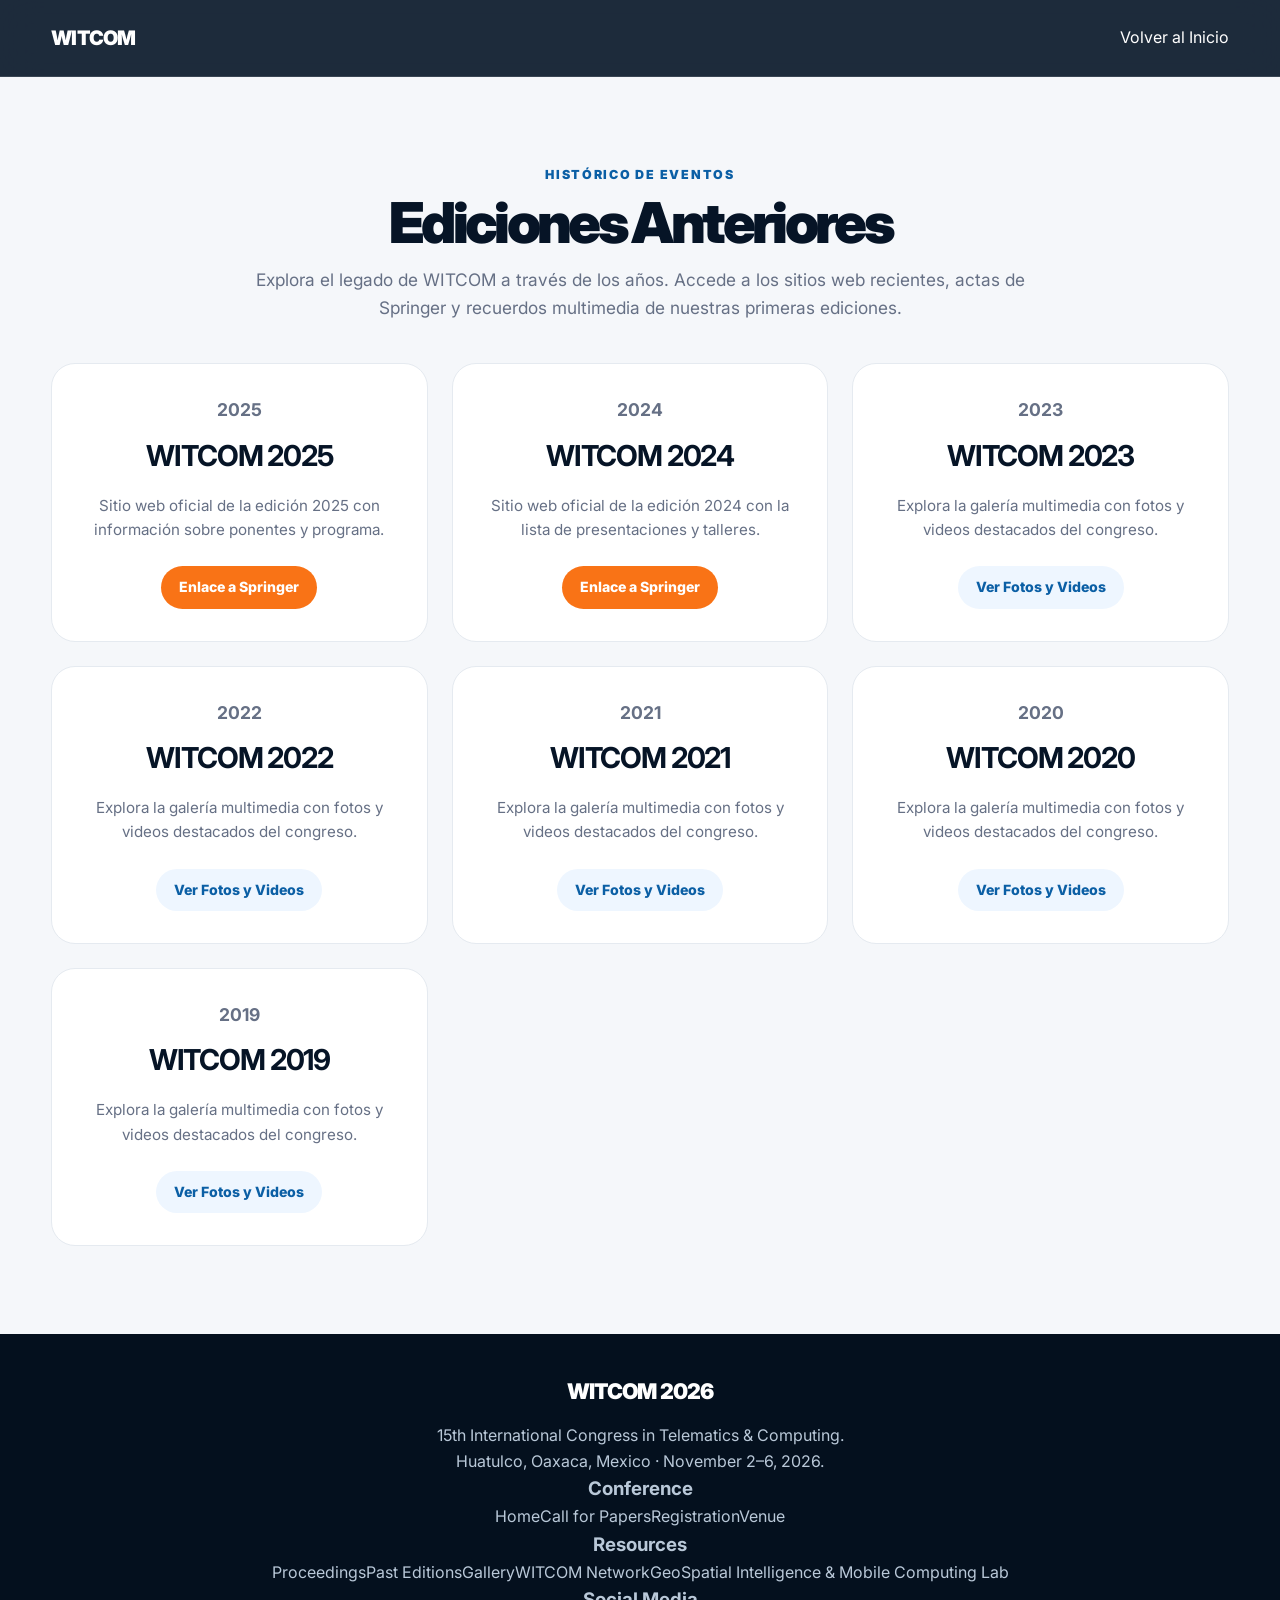
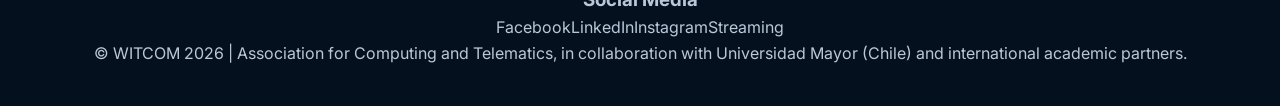
<file: index.html>
<!DOCTYPE html>
<html lang="es">
<head>
  <meta charset="UTF-8" />
  <meta name="viewport" content="width=device-width, initial-scale=1.0" />
  <meta name="description" content="Histórico de sitios web de WITCOM." />
  <title>WITCOM | Histórico de Ediciones si </title>
  <link rel="preconnect" href="https://fonts.googleapis.com">
  <link rel="preconnect" href="https://fonts.gstatic.com" crossorigin>
  <link href="https://fonts.googleapis.com/css2?family=Inter:wght@400;500;600;700;800;900&display=swap" rel="stylesheet">
  <style>
    :root {
      --navy: #061426;
      --blue: #0B5FA5;
      --green: #22A447;
      --orange: #F97316;
      --cyan: #47B5FF;
      --ice: #EEF6FF;
      --gray: #F5F7FA;
      --line: #E5EAF0;
      --text: #1F2937;
      --muted: #667085;
      --white: #fff;
      --radius: 28px
    }

    * { box-sizing: border-box; margin: 0; padding: 0 }
    html { scroll-behavior: smooth }
    body { font-family: Inter, sans-serif; color: var(--text); background: var(--gray); line-height: 1.6 }
    a { text-decoration: none; color: inherit }
    
    .container { width: min(1220px, 92%); margin: auto }
    
    header {
      position: sticky; top: 0; z-index: 100; background: rgba(6, 20, 38, .9);
      backdrop-filter: blur(18px); border-bottom: 1px solid rgba(255, 255, 255, .12)
    }
    .nav { height: 76px; display: flex; align-items: center; justify-content: space-between; gap: 24px; color: #fff }
    .brand { display: flex; align-items: center; gap: 12px; font-weight: 900; letter-spacing: -.04em; font-size: 1.25rem }
    
    .section { padding: 88px 0 }
    .section-head { margin-bottom: 42px; text-align: center; }
    .section-kicker { color: var(--blue); font-weight: 900; letter-spacing: .14em; text-transform: uppercase; font-size: .78rem; margin-bottom: 10px; display: block; }
    h2 { font-size: clamp(2rem, 4.4vw, 3.7rem); line-height: .98; color: var(--navy); letter-spacing: -.065em; font-weight: 900; margin-bottom: 16px; }
    .lead { max-width: 800px; color: var(--muted); font-size: 1.08rem; margin: 0 auto; }

    .edition-grid { display: grid; grid-template-columns: repeat(auto-fit, minmax(280px, 1fr)); gap: 24px; }
    
    /* Box card link */
    .edition-card {
      display: flex;
      flex-direction: column;
      background: #fff;
      border: 1px solid var(--line);
      border-radius: 24px;
      padding: 32px 24px;
      min-height: 200px;
      transition: .3s;
      cursor: pointer;
      position: relative;
      overflow: hidden;
      text-align: center;
    }
    .edition-card:hover {
      transform: translateY(-6px);
      box-shadow: 0 20px 40px rgba(6, 20, 38, .08);
      border-color: var(--blue);
    }
    .edition-card:hover h3 {
      color: var(--blue);
    }
    .edition-year {
      font-size: 1.1rem;
      color: var(--muted);
      font-weight: 700;
      margin-bottom: 8px;
    }
    .edition-card h3 {
      color: var(--navy);
      font-size: 1.8rem;
      margin-bottom: 15px;
      letter-spacing: -.04em;
      transition: color 0.2s;
    }
    .edition-desc {
      color: var(--muted);
      font-size: 0.95rem;
      margin-bottom: 24px;
      flex-grow: 1;
    }
    
    .edition-links { display: flex; justify-content: center; flex-wrap: wrap; gap: 10px; position: relative; z-index: 10; }
    .edition-links a {
      padding: 10px 18px;
      background: var(--ice);
      color: var(--blue);
      border-radius: 999px;
      font-size: .88rem;
      font-weight: 800;
      transition: background 0.2s, color 0.2s;
    }
    .edition-links a:hover {
      background: var(--blue);
      color: #fff;
    }
    .edition-links a.springer-btn {
      background: var(--orange);
      color: #fff;
    }
    .edition-links a.springer-btn:hover {
      background: #e66000;
    }
    
    /* Utility to make the whole card clickable without interfering with the button */
    .card-link {
      position: absolute;
      top: 0; left: 0; right: 0; bottom: 0;
      z-index: 1;
    }

    footer { background: #04101E; color: #B9C8D8; padding: 40px 0; text-align: center; }
    .footer-brand { font-size: 1.35rem; font-weight: 900; color: #fff; letter-spacing: -.04em; margin-bottom: 14px }

  </style>
</head>
<body>

  <header>
    <div class="container nav">
      <div class="brand">WITCOM</div>
      <div class="menu">
        <a href="index.html">Volver al Inicio</a>
      </div>
    </div>
  </header>

  <section class="section">
    <div class="container">
      <div class="section-head">
        <span class="section-kicker">Histórico de Eventos</span>
        <h2>Ediciones Anteriores</h2>
        <p class="lead">Explora el legado de WITCOM a través de los años. Accede a los sitios web recientes, actas de Springer y recuerdos multimedia de nuestras primeras ediciones.</p>
      </div>

      <div class="edition-grid">
        
        <!-- 2025 -->
        <div class="edition-card">
          <a href="https://witcom2025.com" class="card-link" target="_blank" title="Ir al sitio de 2025"></a>
          <div class="edition-year">2025</div>
          <h3>WITCOM 2025</h3>
          <p class="edition-desc">Sitio web oficial de la edición 2025 con información sobre ponentes y programa.</p>
          <div class="edition-links">
            <a href="https://link.springer.com/conference/witcom2025" class="springer-btn" target="_blank">Enlace a Springer</a>
          </div>
        </div>

        <!-- 2024 -->
        <div class="edition-card">
          <a href="https://witcom2024.com" class="card-link" target="_blank" title="Ir al sitio de 2024"></a>
          <div class="edition-year">2024</div>
          <h3>WITCOM 2024</h3>
          <p class="edition-desc">Sitio web oficial de la edición 2024 con la lista de presentaciones y talleres.</p>
          <div class="edition-links">
            <a href="https://link.springer.com/conference/witcom2024" class="springer-btn" target="_blank">Enlace a Springer</a>
          </div>
        </div>

        <!-- 2023 -->
        <div class="edition-card">
          <a href="https://witcom.com/galeria/2023" class="card-link" target="_blank" title="Ver videos y fotos 2023"></a>
          <div class="edition-year">2023</div>
          <h3>WITCOM 2023</h3>
          <p class="edition-desc">Explora la galería multimedia con fotos y videos destacados del congreso.</p>
          <div class="edition-links">
            <a href="https://witcom.com/galeria/2023" target="_blank">Ver Fotos y Videos</a>
          </div>
        </div>

        <!-- 2022 -->
        <div class="edition-card">
          <a href="https://witcom.com/galeria/2022" class="card-link" target="_blank" title="Ver videos y fotos 2022"></a>
          <div class="edition-year">2022</div>
          <h3>WITCOM 2022</h3>
          <p class="edition-desc">Explora la galería multimedia con fotos y videos destacados del congreso.</p>
          <div class="edition-links">
            <a href="https://witcom.com/galeria/2022" target="_blank">Ver Fotos y Videos</a>
          </div>
        </div>

        <!-- 2021 -->
        <div class="edition-card">
          <a href="https://witcom.com/galeria/2021" class="card-link" target="_blank" title="Ver videos y fotos 2021"></a>
          <div class="edition-year">2021</div>
          <h3>WITCOM 2021</h3>
          <p class="edition-desc">Explora la galería multimedia con fotos y videos destacados del congreso.</p>
          <div class="edition-links">
            <a href="https://witcom.com/galeria/2021" target="_blank">Ver Fotos y Videos</a>
          </div>
        </div>

        <!-- 2020 -->
        <div class="edition-card">
          <a href="https://witcom.com/galeria/2020" class="card-link" target="_blank" title="Ver videos y fotos 2020"></a>
          <div class="edition-year">2020</div>
          <h3>WITCOM 2020</h3>
          <p class="edition-desc">Explora la galería multimedia con fotos y videos destacados del congreso.</p>
          <div class="edition-links">
            <a href="https://witcom.com/galeria/2020" target="_blank">Ver Fotos y Videos</a>
          </div>
        </div>

        <!-- 2019 -->
        <div class="edition-card">
          <a href="https://witcom.com/galeria/2019" class="card-link" target="_blank" title="Ver videos y fotos 2019"></a>
          <div class="edition-year">2019</div>
          <h3>WITCOM 2019</h3>
          <p class="edition-desc">Explora la galería multimedia con fotos y videos destacados del congreso.</p>
          <div class="edition-links">
            <a href="https://witcom.com/galeria/2019" target="_blank">Ver Fotos y Videos</a>
          </div>
        </div>

      </div>
    </div>
  </section>

   <footer>
    <div class="container">
      <div class="footer-grid">
        <div>
          <div class="footer-brand">WITCOM 2026</div>
          <p>15th International Congress in Telematics & Computing.</p>
          <p>Huatulco, Oaxaca, Mexico · November 2–6, 2026.</p>
        </div>
        <div>
          <h3>Conference</h3><a href="#home">Home</a><a href="#cfp">Call for Papers</a><a
            href="#registration">Registration</a><a href="#venue">Venue</a>
        </div>
        <div>
          <h3>Resources</h3><a href="#past">Proceedings</a><a href="#past">Past Editions</a><a
            href="#gallery">Gallery</a><a href="#network">WITCOM Network</a><a href="#">GeoSpatial Intelligence & Mobile
            Computing Lab</a>
        </div>
        <div>
          <h3>Social Media</h3><a href="#">Facebook</a><a href="#">LinkedIn</a><a href="#">Instagram</a><a
            href="#program">Streaming</a>
        </div>
      </div>
      <div class="copyright">© WITCOM 2026 |  Association for Computing and Telematics, in collaboration with Universidad Mayor (Chile) and international academic partners.</div>
    </div>
  </footer>

</body>
</html>
</file>
